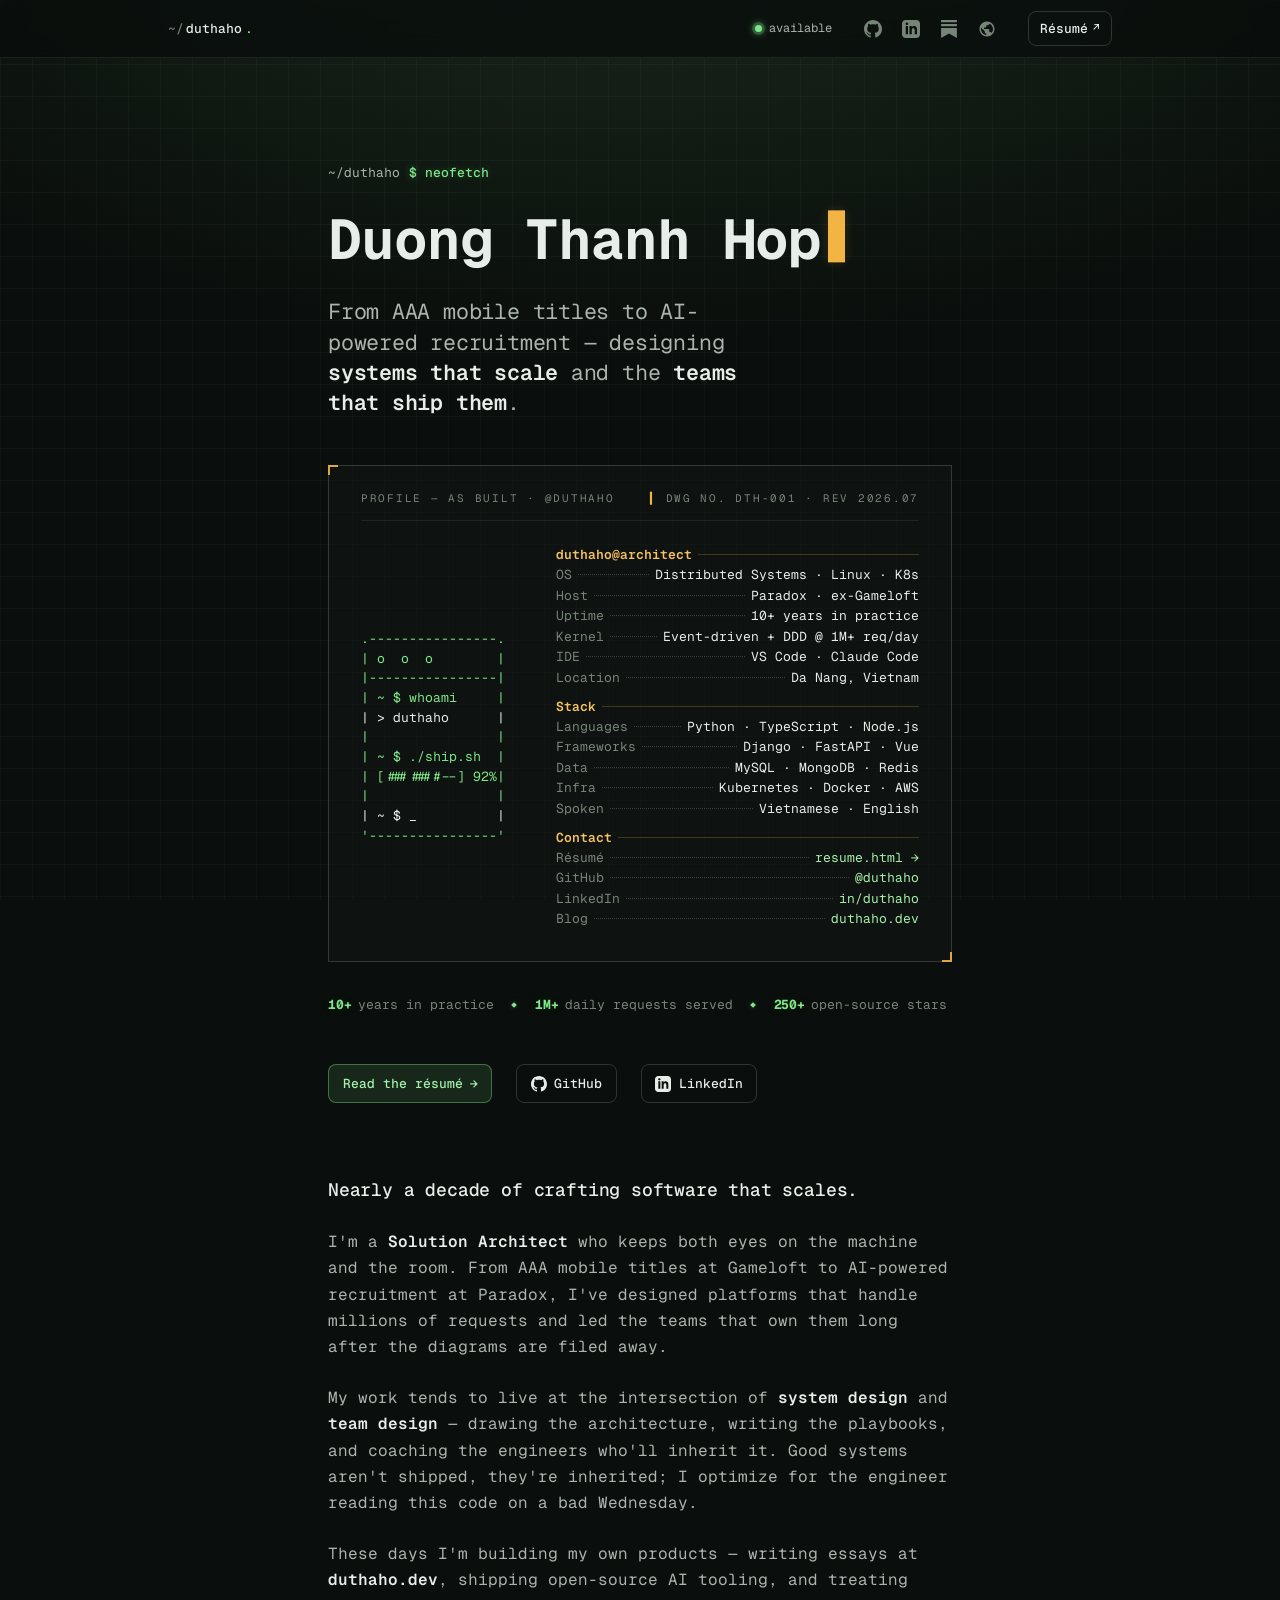
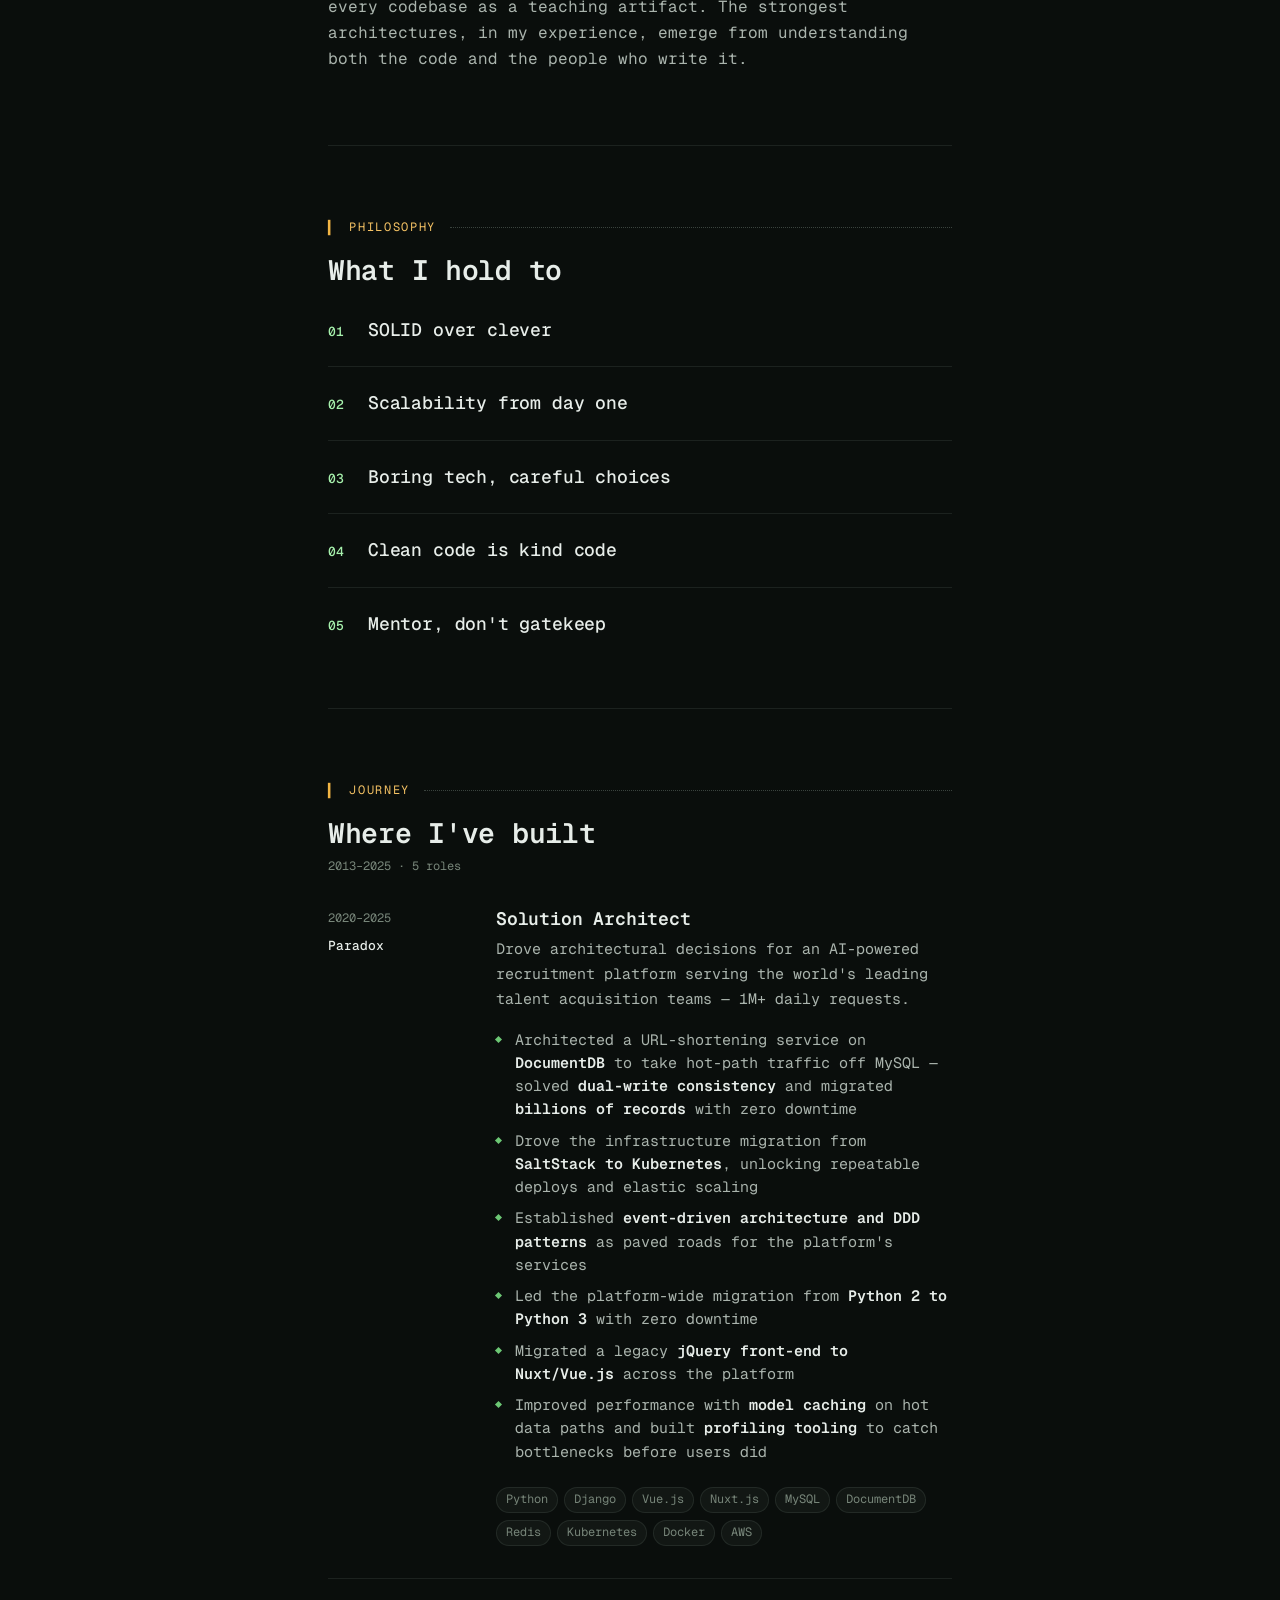
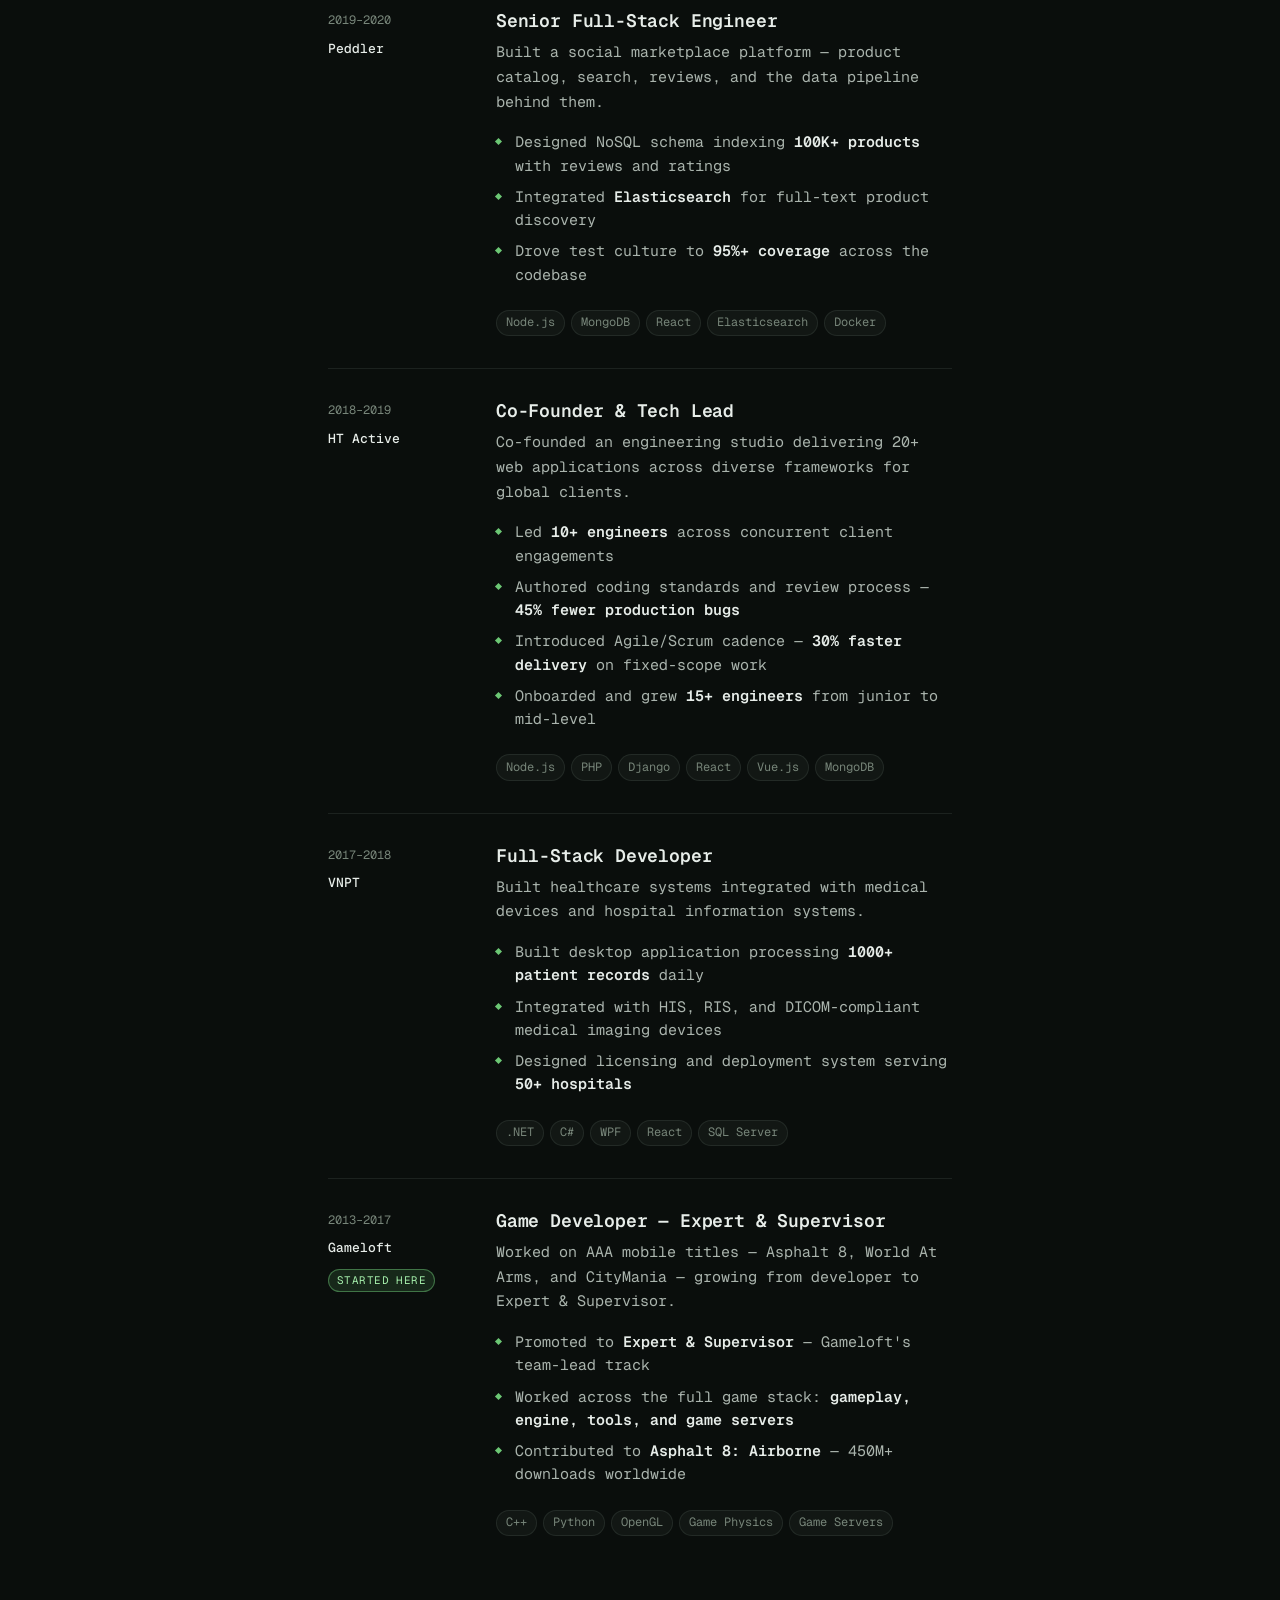
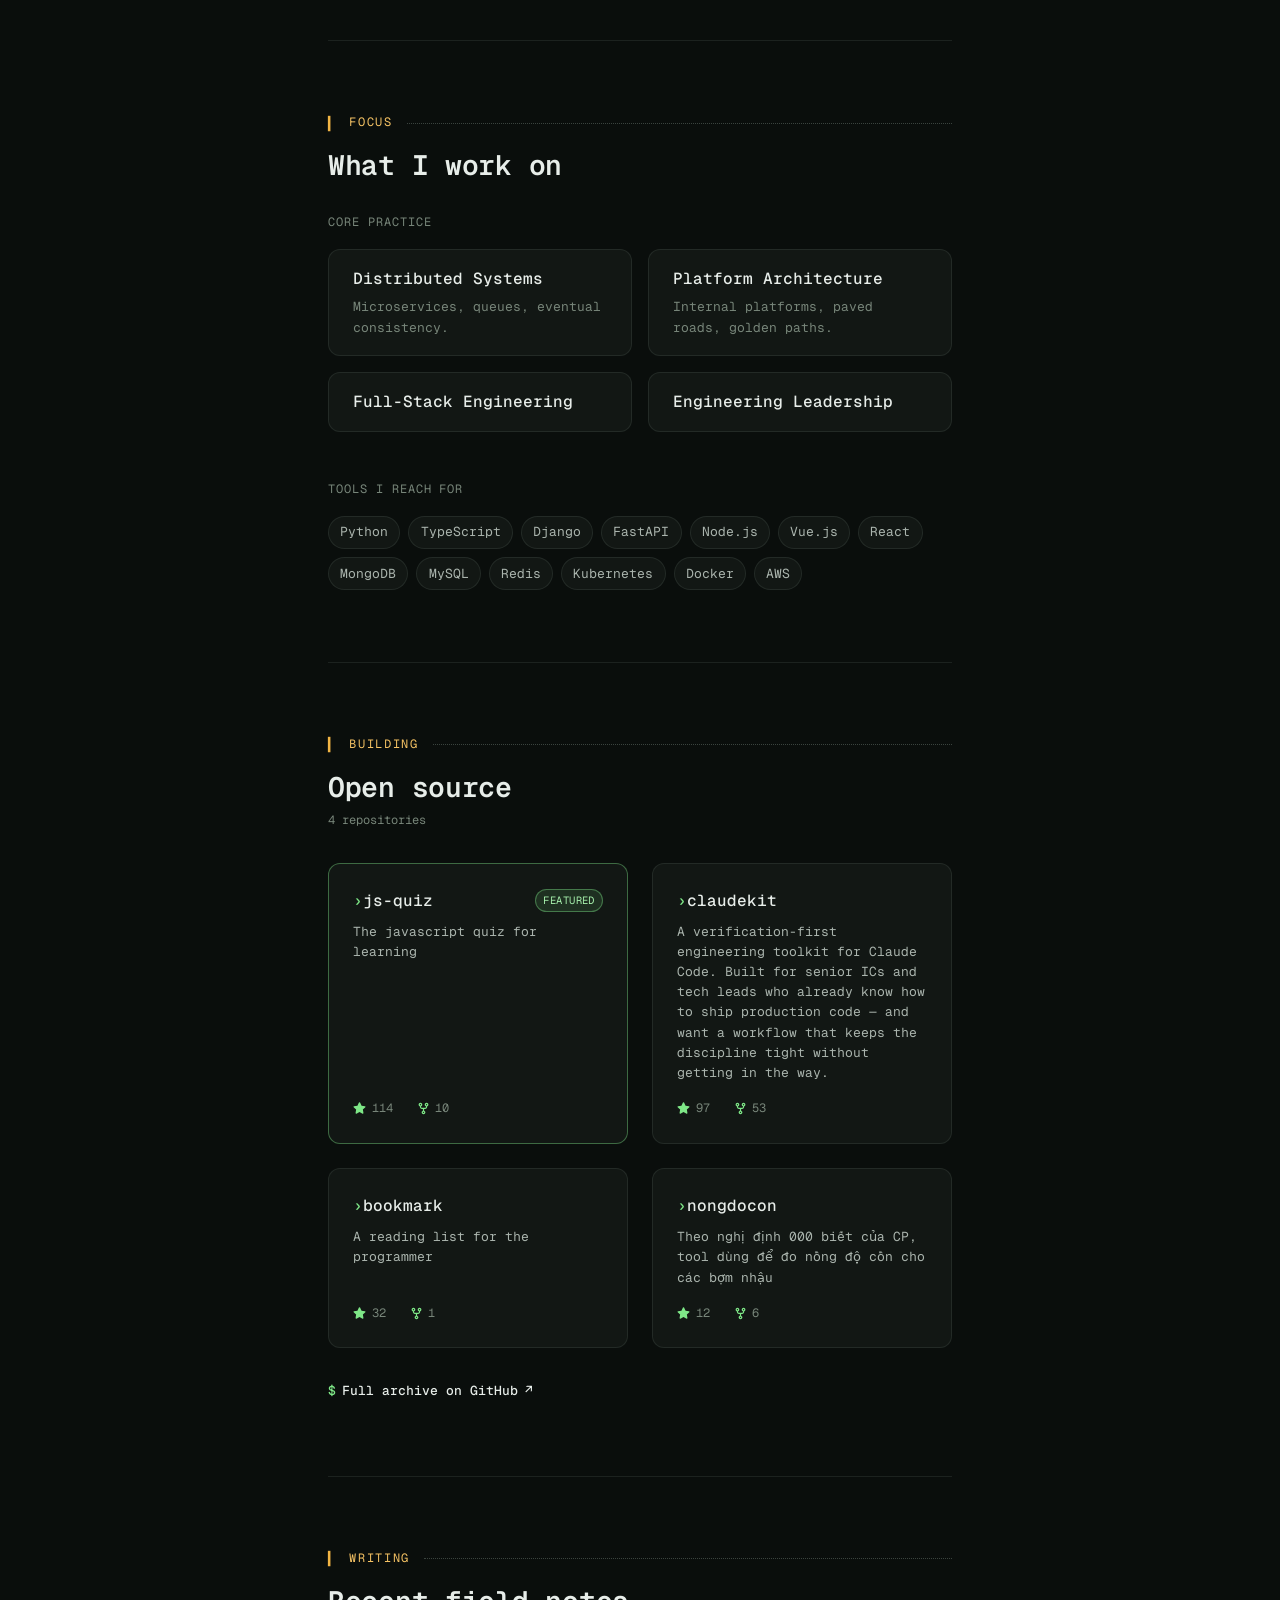
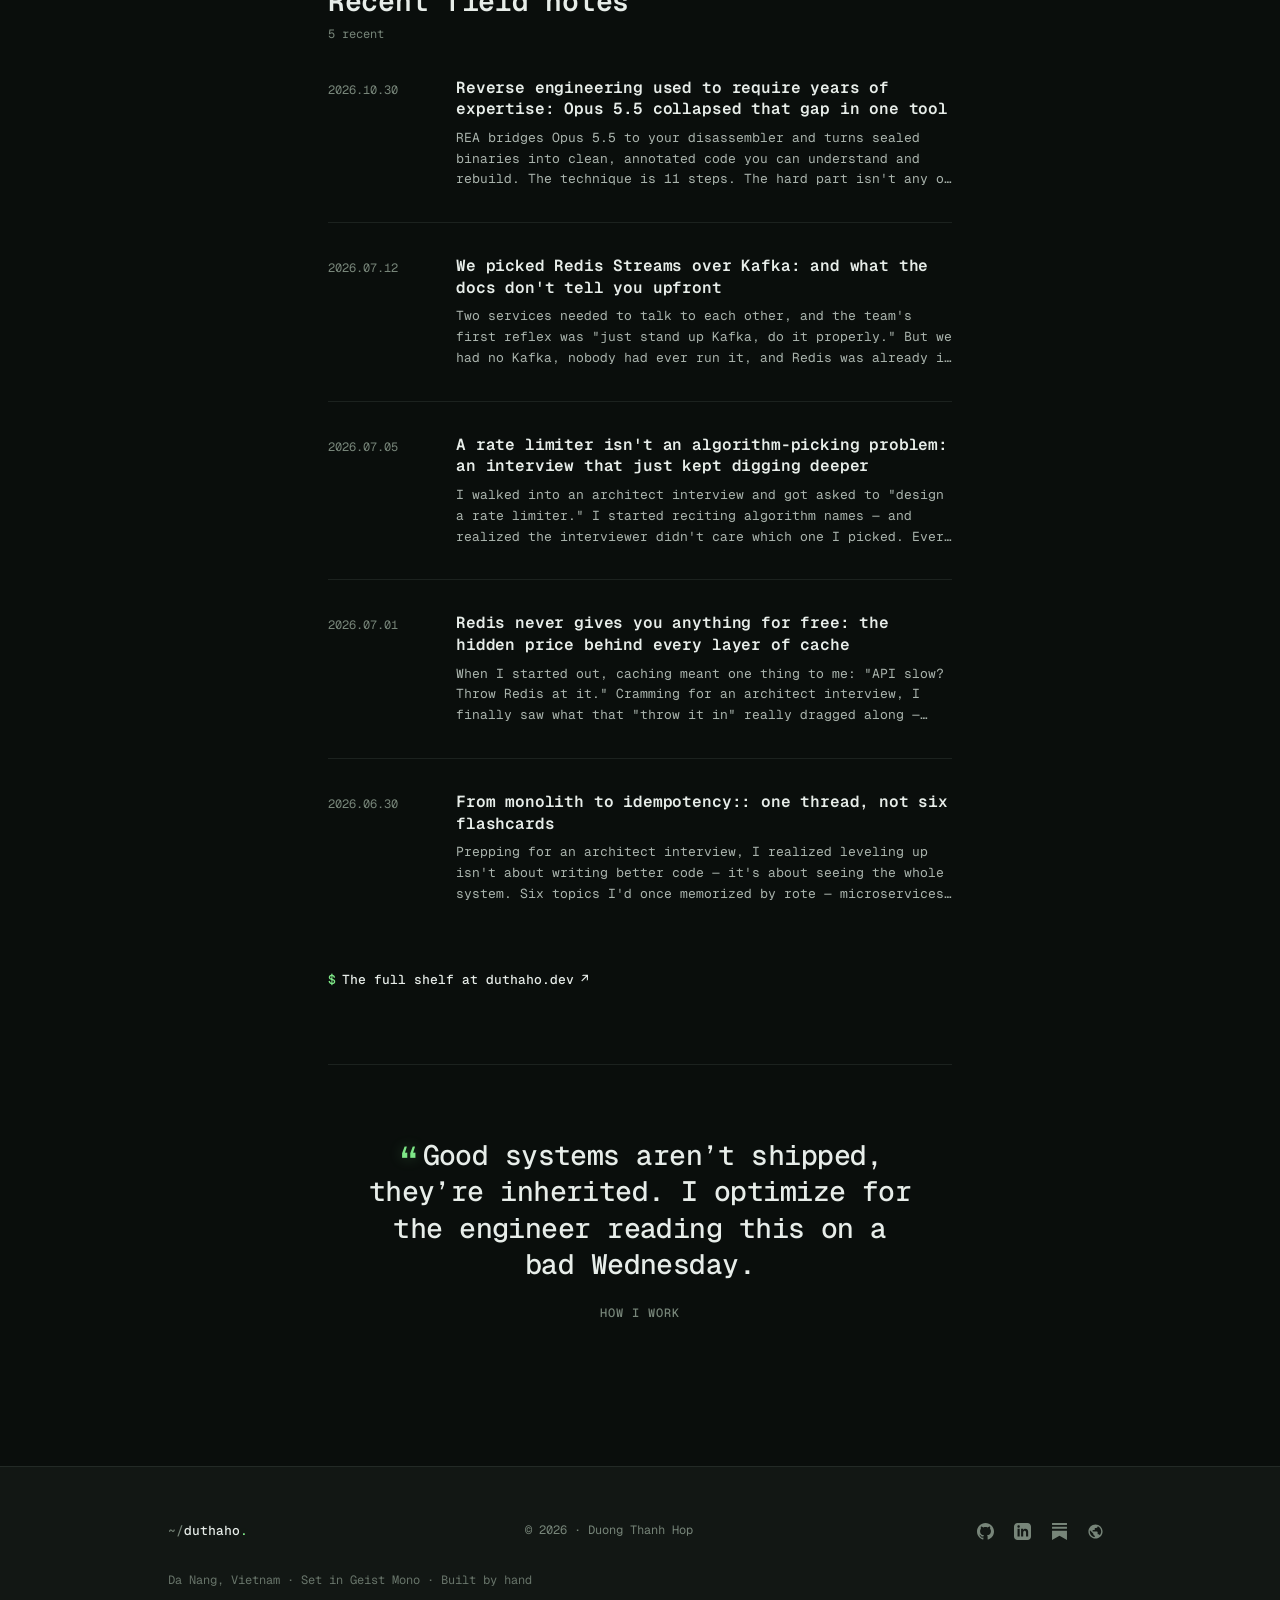
<file: index.html>
<!DOCTYPE html>
<html lang="en">
<head>
    <meta charset="utf-8">
    <meta name="viewport" content="width=device-width, initial-scale=1.0">
    <title>Duong Thanh Hop — Solution Architect</title>
    <meta name="description" content="Duong Thanh Hop (@duthaho) — Solution Architect. From AAA mobile titles at Gameloft to AI-powered recruitment at Paradox. Designing systems that scale and the teams that ship them.">
    <link href="favicon.ico" rel="icon">
    <link rel="stylesheet" href="styles.css">
    <link rel="preconnect" href="https://fonts.googleapis.com">
    <link rel="preconnect" href="https://fonts.gstatic.com" crossorigin>
    <link href="https://fonts.googleapis.com/css2?family=Geist+Mono:wght@400;500;600;700&display=swap" rel="stylesheet">
</head>
<body id="top">

    <!-- Nav — minimal: wordmark left, status + social + résumé right -->
    <header class="site">
        <div class="site__inner">
            <a href="#top" class="site__mark">duthaho<span class="site__tick">.</span></a>
            <nav class="site__nav" aria-label="Primary">
                <span class="avail" title="Open to new work">
                    <span class="avail__dot" aria-hidden="true"></span>Available
                </span>
                <span class="site__social" id="nav-social"></span>
                <a href="resume.html" class="site__resume">Résumé <span class="arrow" aria-hidden="true">↗</span></a>
            </nav>
        </div>
    </header>

    <main class="doc">

        <!-- Hero — the letter -->
        <section class="hero" aria-label="Introduction">
            <p class="hero__eyebrow" id="hero-eyebrow"></p>
            <h1 class="hero__name" id="hero-name"></h1>
            <p class="hero__lede" id="hero-lede"></p>
            <ul class="hero__stats" id="hero-stats" aria-label="At a glance"></ul>
            <div class="hero__links" id="hero-actions"></div>
        </section>

        <!-- Opening prose -->
        <section class="block block--intro" id="intro" aria-label="About">
            <div class="prose" id="intro-prose"></div>
        </section>

        <!-- Philosophy — numbered beliefs -->
        <section class="block" id="philosophy" aria-labelledby="philosophy-h">
            <header class="shead">
                <span class="shead__label">Philosophy</span>
                <h2 class="shead__title" id="philosophy-h">What I hold to</h2>
            </header>
            <ol class="beliefs" id="philosophy-list"></ol>
        </section>

        <!-- Journey — the career timeline -->
        <section class="block" id="journey" aria-labelledby="journey-h">
            <header class="shead">
                <span class="shead__label">Journey</span>
                <h2 class="shead__title" id="journey-h">Where I've built</h2>
                <span class="shead__meta" id="journey-meta"></span>
            </header>
            <ol class="timeline" id="journey-list"></ol>
        </section>

        <!-- Focus — toolkit + interests (honest, from data) -->
        <section class="block" id="focus" aria-labelledby="focus-h">
            <header class="shead">
                <span class="shead__label">Focus</span>
                <h2 class="shead__title" id="focus-h">What I work on</h2>
            </header>
            <div class="focus" id="focus-body"></div>
        </section>

        <!-- Building — side projects -->
        <section class="block" id="building" aria-labelledby="building-h">
            <header class="shead">
                <span class="shead__label">Building</span>
                <h2 class="shead__title" id="building-h">Open source</h2>
                <span class="shead__meta" id="building-meta"></span>
            </header>
            <div class="builds" id="building-list"></div>
            <a href="https://github.com/duthaho?tab=repositories" target="_blank" rel="noopener" class="block__more">Full archive on GitHub <span class="arrow" aria-hidden="true">↗</span></a>
        </section>

        <!-- Writing — recent articles -->
        <section class="block" id="writing" aria-labelledby="writing-h">
            <header class="shead">
                <span class="shead__label">Writing</span>
                <h2 class="shead__title" id="writing-h">Recent field notes</h2>
                <span class="shead__meta" id="writing-meta"></span>
            </header>
            <ol class="notes" id="writing-list"></ol>
            <a href="https://duthaho.dev/" target="_blank" rel="noopener" class="block__more">The full shelf at duthaho.dev <span class="arrow" aria-hidden="true">↗</span></a>
        </section>

        <!-- Quote — a line, in their own words -->
        <section class="pullquote" aria-label="In closing">
            <blockquote id="pull-quote"></blockquote>
        </section>

    </main>

    <footer class="foot">
        <div class="foot__inner" id="page-foot"></div>
    </footer>

    <!-- SVG icon set -->
    <svg xmlns="http://www.w3.org/2000/svg" style="display:none">
        <symbol id="icon-github" viewBox="0 0 24 24"><path fill="currentColor" d="M12 0c-6.626 0-12 5.373-12 12 0 5.302 3.438 9.8 8.207 11.387.599.111.793-.261.793-.577v-2.234c-3.338.726-4.033-1.416-4.033-1.416-.546-1.387-1.333-1.756-1.333-1.756-1.089-.745.083-.729.083-.729 1.205.084 1.839 1.237 1.839 1.237 1.07 1.834 2.807 1.304 3.492.997.107-.775.418-1.305.762-1.604-2.665-.305-5.467-1.334-5.467-5.931 0-1.311.469-2.381 1.236-3.221-.124-.303-.535-1.524.117-3.176 0 0 1.008-.322 3.301 1.23.957-.266 1.983-.399 3.003-.404 1.02.005 2.047.138 3.006.404 2.291-1.552 3.297-1.23 3.297-1.23.653 1.653.242 2.874.118 3.176.77.84 1.235 1.911 1.235 3.221 0 4.609-2.807 5.624-5.479 5.921.43.372.823 1.102.823 2.222v3.293c0 .319.192.694.801.576 4.765-1.589 8.199-6.086 8.199-11.386 0-6.627-5.373-12-12-12z"/></symbol>
        <symbol id="icon-linkedin" viewBox="0 0 24 24"><path fill="currentColor" d="M19 0h-14c-2.761 0-5 2.239-5 5v14c0 2.761 2.239 5 5 5h14c2.762 0 5-2.239 5-5v-14c0-2.761-2.238-5-5-5zm-11 19h-3v-11h3v11zm-1.5-12.268c-.966 0-1.75-.79-1.75-1.764s.784-1.764 1.75-1.764 1.75.79 1.75 1.764-.783 1.764-1.75 1.764zm13.5 12.268h-3v-5.604c0-3.368-4-3.113-4 0v5.604h-3v-11h3v1.765c1.396-2.586 7-2.777 7 2.476v6.759z"/></symbol>
        <symbol id="icon-substack" viewBox="0 0 24 24"><path fill="currentColor" d="M22.539 8.242H1.46V5.406h21.08v2.836zM1.46 10.812V24L12 18.11 22.54 24V10.812H1.46zM22.54 0H1.46v2.836h21.08V0z"/></symbol>
        <symbol id="icon-globe" viewBox="0 0 24 24"><path fill="currentColor" d="M12 2C6.48 2 2 6.48 2 12s4.48 10 10 10 10-4.48 10-10S17.52 2 12 2zm-1 17.93c-3.95-.49-7-3.85-7-7.93 0-.62.08-1.21.21-1.79L9 15v1c0 1.1.9 2 2 2v1.93zm6.9-2.54c-.26-.81-1-1.39-1.9-1.39h-1v-3c0-.55-.45-1-1-1H8v-2h2c.55 0 1-.45 1-1V7h2c1.1 0 2-.9 2-2v-.41c2.93 1.19 5 4.06 5 7.41 0 2.08-.8 3.97-2.1 5.39z"/></symbol>
        <symbol id="icon-star" viewBox="0 0 16 16"><path fill="currentColor" d="M8 .25a.75.75 0 0 1 .673.418l1.882 3.815 4.21.612a.75.75 0 0 1 .416 1.279l-3.046 2.97.719 4.192a.751.751 0 0 1-1.088.791L8 12.347l-3.766 1.98a.75.75 0 0 1-1.088-.79l.72-4.194L.818 6.374a.75.75 0 0 1 .416-1.28l4.21-.611L7.327.668A.75.75 0 0 1 8 .25Z"/></symbol>
        <symbol id="icon-fork" viewBox="0 0 16 16"><path fill="currentColor" fill-rule="evenodd" d="M5 5.372v.878c0 .414.336.75.75.75h4.5a.75.75 0 0 0 .75-.75v-.878a2.25 2.25 0 1 1 1.5 0v.878a2.25 2.25 0 0 1-2.25 2.25h-1.5v2.128a2.251 2.251 0 1 1-1.5 0V8.5h-1.5A2.25 2.25 0 0 1 3.5 6.25v-.878a2.25 2.25 0 1 1 1.5 0ZM5 3.25a.75.75 0 1 0-1.5 0 .75.75 0 0 0 1.5 0Zm6.75.75a.75.75 0 1 0 0-1.5.75.75 0 0 0 0 1.5Zm-3 8.75a.75.75 0 1 0-1.5 0 .75.75 0 0 0 1.5 0Z"/></symbol>
        <symbol id="icon-arrow" viewBox="0 0 16 16"><path fill="none" stroke="currentColor" stroke-width="1.5" stroke-linecap="round" stroke-linejoin="round" d="M3 8h10M9 4l4 4-4 4"/></symbol>
    </svg>

    <script src="app.js"></script>
</body>
</html>
</file>
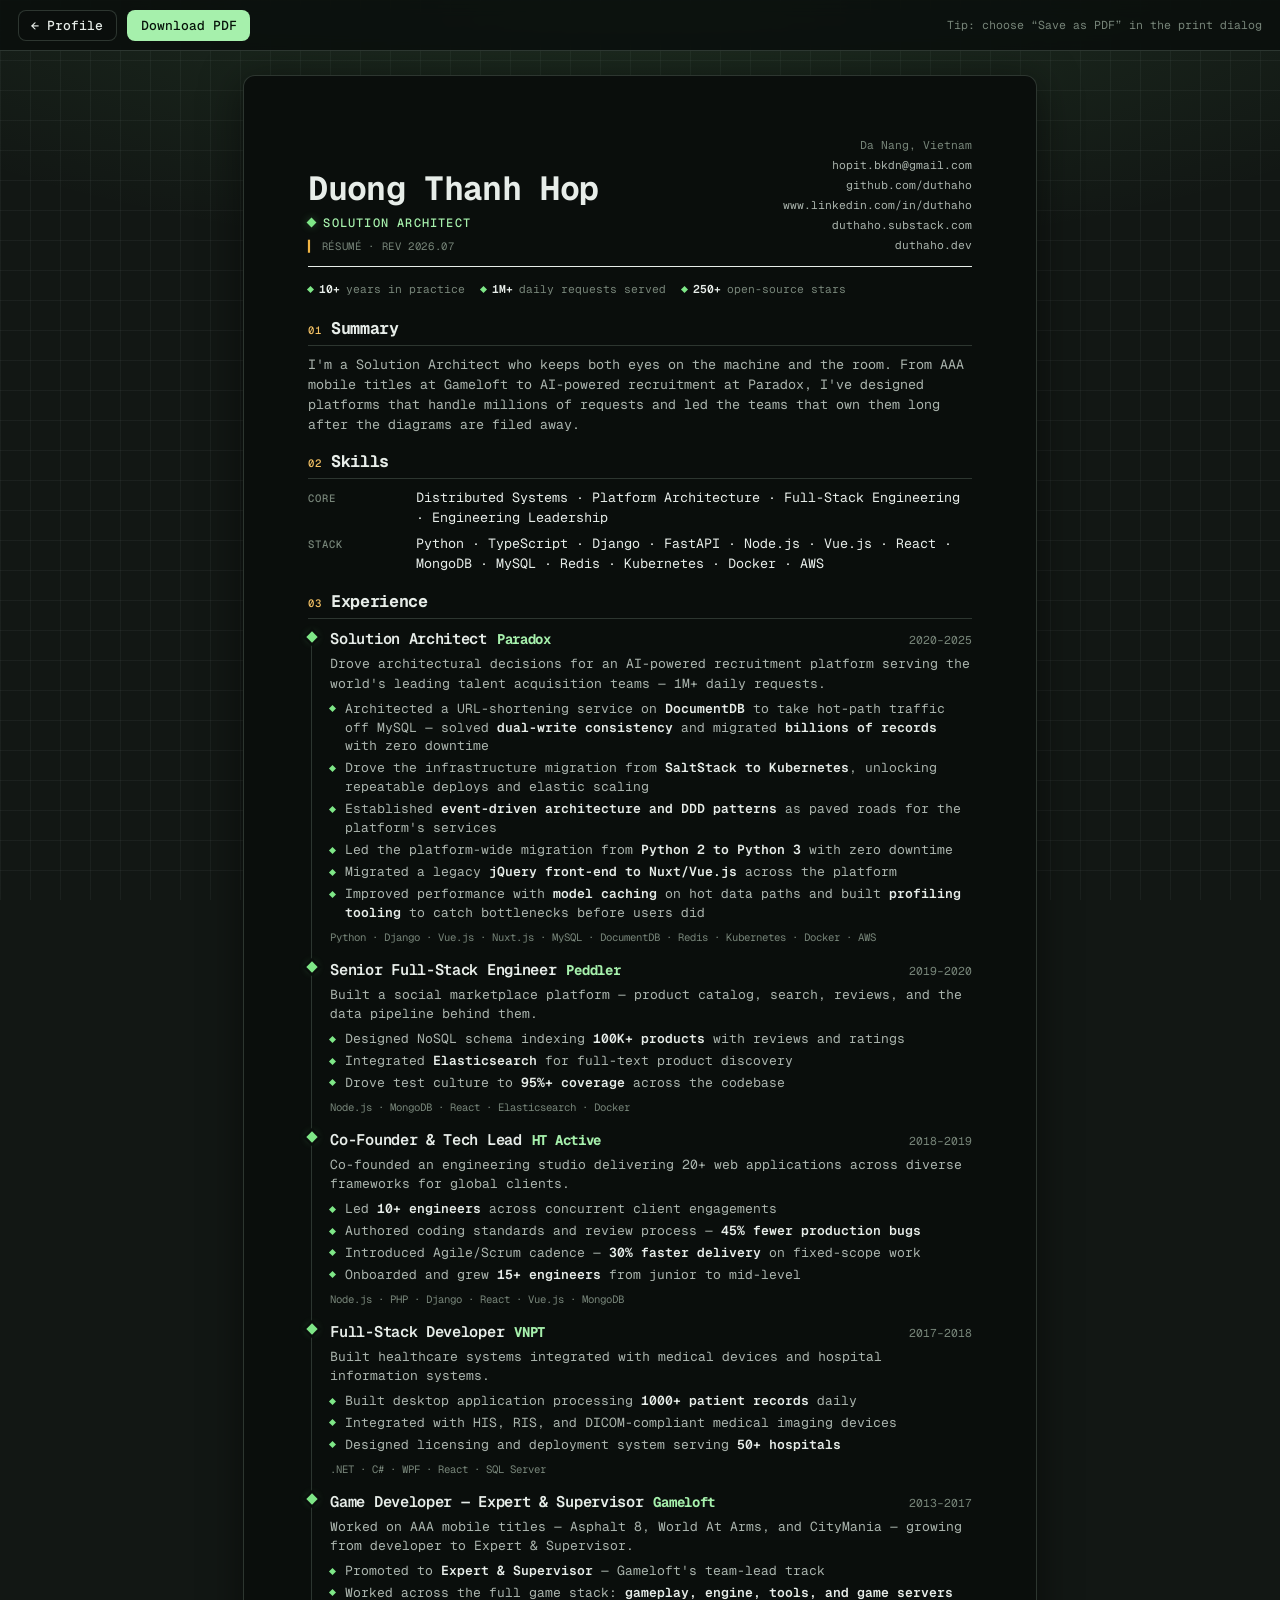
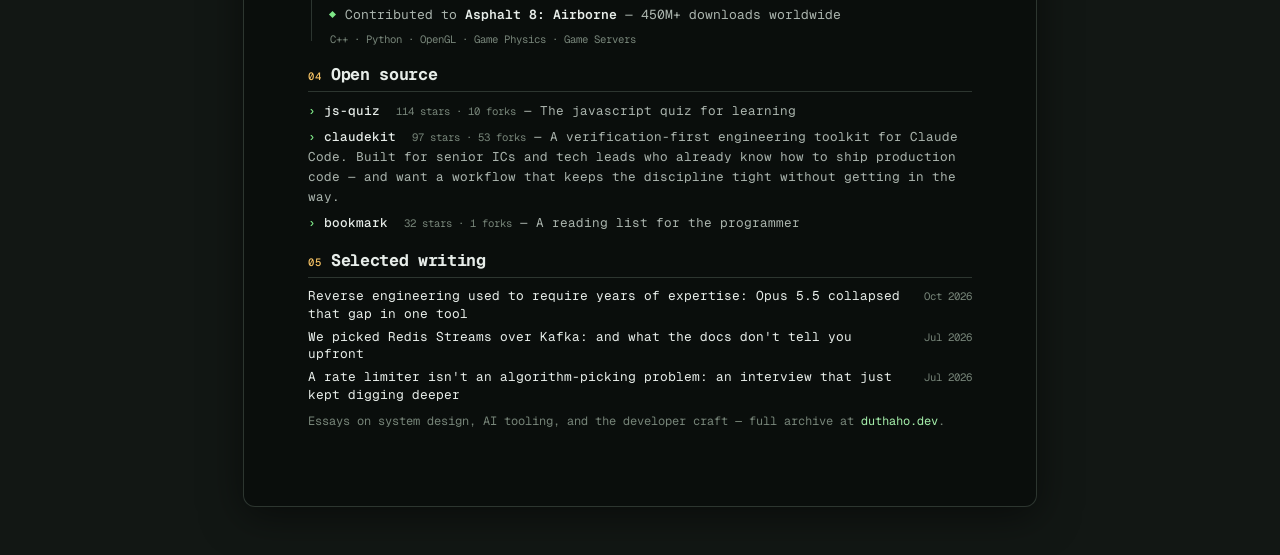
<file: resume.html>
<!DOCTYPE html>
<html lang="en">
<head>
    <meta charset="utf-8">
    <meta name="viewport" content="width=device-width, initial-scale=1.0">
    <title>Résumé — Duong Thanh Hop, Solution Architect</title>
    <meta name="description" content="Résumé of Duong Thanh Hop (@duthaho) — Solution Architect, Da Nang, Vietnam.">
    <link href="favicon.ico" rel="icon">
    <link rel="preconnect" href="https://fonts.googleapis.com">
    <link rel="preconnect" href="https://fonts.gstatic.com" crossorigin>
    <link href="https://fonts.googleapis.com/css2?family=Geist+Mono:wght@400;500;600;700&display=swap" rel="stylesheet">
    <link rel="stylesheet" href="tokens.css">
    <style>
    /* release.bar terminal — the résumé, cut from the same token set as the
     * about page and the GitHub card: near-black paper, phosphor-green nodes,
     * amber section codes, Geist Mono throughout. Terminal on screen, but
     * PRINT-FIRST (A4) and ATS-plain — the print palette flips to clean
     * black-on-white and every date/role/company is real text in source order;
     * the rail, nodes and section codes are decorative only.
     */

    * { box-sizing: border-box; }
    html, body { margin: 0; padding: 0; }
    body {
        background-color: var(--paper-2);
        /* faint console grid + phosphor vignette — screen only, echoes the sheet */
        background-image:
            radial-gradient(120% 60% at 50% -8%, var(--glow-soft), transparent 62%),
            linear-gradient(to right, color-mix(in oklab, var(--rule) 55%, transparent) 1px, transparent 1px),
            linear-gradient(to bottom, color-mix(in oklab, var(--rule) 55%, transparent) 1px, transparent 1px);
        background-size: auto, 30px 30px, 30px 30px;
        background-attachment: fixed;
        font-family: var(--font-body);
        color: var(--ink-2);
        font-size: 10pt;  /* mono runs wider than sans — trim a touch for A4 density */
        line-height: 1.5;
        -webkit-font-smoothing: antialiased;
        text-rendering: optimizeLegibility;
        /* keep the one minium signal (ticks, nodes) when saved to PDF */
        -webkit-print-color-adjust: exact;
        print-color-adjust: exact;
    }
    a { color: var(--signal-2); text-decoration: none; }
    :focus-visible { outline: 2px solid var(--focus); outline-offset: 2px; border-radius: 2px; }

    /* -------- Toolbar (screen only) -------- */
    .toolbar {
        position: sticky;
        top: 0;
        z-index: var(--z-nav);
        background: color-mix(in oklab, var(--paper) 86%, transparent);
        backdrop-filter: blur(8px);
        -webkit-backdrop-filter: blur(8px);
        border-bottom: 1px solid var(--rule-2);
        display: flex;
        align-items: center;
        gap: 0.6rem;
        padding: 0.6rem 1.1rem;
    }
    .toolbar a, .toolbar button {
        display: inline-flex;
        align-items: center;
        gap: 0.4rem;
        font-family: var(--font-body);
        font-size: 0.8125rem;
        font-weight: 500;
        line-height: 1;
        color: var(--ink);
        background: var(--paper);
        border: 1px solid var(--rule-2);
        border-radius: var(--radius-control);
        padding: 0.5rem 0.8rem;
        cursor: pointer;
        transition: border-color var(--dur-short) var(--ease-out),
                    background-color var(--dur-short) var(--ease-out);
    }
    .toolbar a:hover, .toolbar button:hover { border-color: var(--ink); }
    .toolbar .primary {
        background: var(--signal-2);
        color: var(--signal-ink);
        border-color: transparent;
    }
    .toolbar .primary:hover { background: var(--signal-deep); border-color: transparent; }
    .toolbar .hint {
        margin-left: auto;
        font-family: var(--font-mono);
        font-size: 0.72rem;
        color: var(--ink-3);
    }

    /* -------- Sheet -------- */
    .page {
        max-width: 210mm;
        margin: 24px auto 48px;
        background: var(--paper);
        border: 1px solid var(--rule-2);
        border-radius: var(--radius-card);
        box-shadow: 0 8px 40px var(--shadow);
        padding: 16mm 17mm;
        counter-reset: sec;
    }

    /* -------- Header — title block -------- */
    .head {
        display: flex;
        justify-content: space-between;
        align-items: flex-end;
        gap: 16px 24px;
        flex-wrap: wrap;
        border-bottom: 1.5px solid var(--ink);
        padding-bottom: 12px;
        margin-bottom: 14px;
    }
    .head__name {
        font-family: var(--font-display);
        font-weight: 700;
        font-size: 25pt;
        letter-spacing: -0.02em;  /* mono display — gentle tracking */
        line-height: 1.02;
        color: var(--ink);
        margin: 0 0 6px;
    }
    .head__role {
        display: inline-flex;
        align-items: center;
        gap: 0.5rem;
        font-family: var(--font-mono);
        font-size: 9pt;
        font-weight: 500;
        letter-spacing: 0.1em;
        text-transform: uppercase;
        color: var(--signal-2);
        margin: 0 0 6px;
    }
    .head__role::before {
        content: "";
        width: 7px; height: 7px;
        transform: rotate(45deg);
        background: var(--signal);
        box-shadow: 0 0 8px var(--glow);
        flex: none;
    }
    .head__sheet {
        font-family: var(--font-mono);
        font-size: 8pt;
        letter-spacing: 0.06em;
        text-transform: uppercase;
        color: var(--ink-3);
        margin: 0;
    }
    .head__sheet::before { content: "▎"; color: var(--mark); margin-right: 0.45em; }
    .head__contact {
        text-align: right;
        font-family: var(--font-mono);
        font-size: 8.5pt;
        color: var(--ink-3);
        display: flex;
        flex-direction: column;
        gap: 3px;
        margin: 0;
    }
    .head__contact a { color: var(--ink-2); }
    .head__contact a:hover { color: var(--signal-2); }

    .head__stats {
        font-family: var(--font-mono);
        font-size: 8.5pt;
        color: var(--ink-3);
        margin: 0 0 18px;
        display: flex;
        flex-wrap: wrap;
        gap: 4px 16px;
    }
    .head__stats span { display: inline-flex; align-items: center; gap: 6px; }
    .head__stats span::before {
        content: "";
        width: 5px; height: 5px;
        transform: rotate(45deg);
        background: var(--signal);
        flex: none;
    }
    .head__stats b {
        color: var(--ink);
        font-weight: 600;
        font-variant-numeric: tabular-nums;
    }

    /* -------- Sections -------- */
    .sec { margin-bottom: 15px; break-inside: auto; }
    .sec__title {
        counter-increment: sec;
        display: flex;
        align-items: baseline;
        gap: 0.55rem;
        font-family: var(--font-display);
        font-weight: 700;
        font-size: 12.5pt;
        letter-spacing: -0.02em;
        color: var(--ink);
        border-bottom: 1px solid var(--rule-2);
        padding-bottom: 4px;
        margin: 0 0 9px;
        break-after: avoid;
    }
    .sec__title::before {
        content: counter(sec, decimal-leading-zero);
        font-family: var(--font-mono);
        font-size: 8pt;
        font-weight: 500;
        letter-spacing: 0.08em;
        color: var(--mark-2);
        flex: none;
    }

    .summary { margin: 0; color: var(--ink-2); max-width: 64em; }

    /* Skills */
    .skills { display: flex; flex-direction: column; gap: 6px; }
    .skills__row { display: flex; gap: 12px; }
    .skills__label {
        font-family: var(--font-mono);
        font-size: 8pt;
        font-weight: 500;
        letter-spacing: 0.08em;
        text-transform: uppercase;
        color: var(--ink-3);
        min-width: 96px;
        padding-top: 2px;
    }
    .skills__value { font-size: 10pt; color: var(--ink); }

    /* Experience — hairline rail with a minium diamond node per role. */
    .exp {
        position: relative;
        padding-left: 22px;
    }
    .exp::before {
        content: "";
        position: absolute;
        left: 3px;
        top: 6px;
        bottom: 6px;
        width: 1px;
        background: var(--rule-2);
    }
    .job {
        position: relative;
        margin-bottom: 14px;
        break-inside: avoid;
    }
    .job:last-child { margin-bottom: 0; }
    .job::before {
        content: "";
        position: absolute;
        left: -22px;
        top: 0.34em;
        width: 8px;
        height: 8px;
        transform: rotate(45deg);
        background: var(--signal);
        box-shadow: 0 0 0 2.5px var(--paper), 0 0 9px var(--glow);
    }
    .job__head {
        display: flex;
        align-items: baseline;
        gap: 10px;
        break-after: avoid;
    }
    .job__role {
        font-family: var(--font-display);
        font-weight: 600;
        font-size: 11.5pt;
        letter-spacing: -0.02em;
        color: var(--ink);
        margin: 0;
    }
    .job__co {
        font-family: var(--font-display);
        font-weight: 700;
        font-size: 10.5pt;
        letter-spacing: -0.02em;
        color: var(--signal-2);
    }
    .job__period {
        margin-left: auto;
        font-family: var(--font-mono);
        font-size: 8.5pt;
        color: var(--ink-3);
        white-space: nowrap;
        font-variant-numeric: tabular-nums;
    }
    .job__summary { margin: 3px 0 6px; font-size: 9.8pt; color: var(--ink-2); }
    .job__bullets { margin: 0; padding: 0; list-style: none; }
    .job__bullets li {
        font-size: 9.8pt;
        line-height: 1.45;
        padding-left: 15px;
        position: relative;
        margin-bottom: 3px;
        color: var(--ink-2);
        break-inside: avoid;
    }
    .job__bullets li::before {
        content: "";
        position: absolute;
        left: 0; top: 0.5em;
        width: 5px; height: 5px;
        transform: rotate(45deg);
        background: var(--signal);
    }
    .job__bullets strong { color: var(--ink); font-weight: 600; }
    .job__stack {
        font-family: var(--font-mono);
        font-size: 8pt;
        color: var(--ink-3);
        margin: 6px 0 0;
    }

    /* Open source & writing */
    .oss { margin: 0; padding: 0; list-style: none; }
    .oss li { margin-bottom: 6px; break-inside: avoid; }
    .oss__name { font-family: var(--font-mono); font-weight: 500; font-size: 9.5pt; color: var(--ink); }
    .oss__name::before { content: "› "; color: var(--signal); }
    .oss__name:hover { color: var(--signal-2); }
    .oss__meta { font-family: var(--font-mono); font-size: 8pt; color: var(--ink-3); margin-left: 8px; font-variant-numeric: tabular-nums; }
    .oss__desc { color: var(--ink-2); font-size: 9.5pt; }

    /* Selected writing — real articles from data.json, most recent first */
    .writing { margin: 0; padding: 0; list-style: none; }
    .writing li {
        display: flex;
        align-items: baseline;
        gap: 12px;
        margin-bottom: 5px;
        break-inside: avoid;
    }
    .writing li:last-child { margin-bottom: 0; }
    .writing__title {
        flex: 1 1 auto;
        color: var(--ink);
        font-size: 9.6pt;
        line-height: 1.4;
    }
    .writing__title:hover { color: var(--signal-2); }
    .writing__date {
        flex: none;
        font-family: var(--font-mono);
        font-size: 8pt;
        color: var(--ink-3);
        white-space: nowrap;
        font-variant-numeric: tabular-nums;
        padding-top: 1px;
    }
    .writing__note {
        margin: 8px 0 0;
        font-size: 9pt;
        color: var(--ink-3);
    }

    @media (max-width: 480px) {
        .page { padding: 22px 18px; margin: 14px auto 28px; }
        .head { align-items: flex-start; }
        .head__contact { text-align: left; }
        .toolbar .hint { display: none; }
    }

    /* -------- Print — flip the whole token set to clean black-on-white ATS ink -------- */
    @page { size: A4; margin: 0; }
    @media print {
        :root {
            --paper:      #ffffff;
            --paper-2:    #ffffff;
            --paper-3:    #f4f4f5;
            --ink:        #14161a;
            --ink-2:      #33373d;
            --ink-3:      #63676d;
            --rule:       #dddfe3;
            --rule-2:     #b9bcc2;
            --signal:      #1f8a3d;  /* printable green — decorative diamonds */
            --signal-2:    #15682d;  /* link text, dark enough to read on white */
            --signal-deep: #0f5223;
            --signal-soft: rgba(31, 138, 61, 0.10);
            --signal-line: rgba(31, 138, 61, 0.30);
            --glow:        transparent;
            --glow-soft:   transparent;
            --shadow:      transparent;
            /* section codes / ticks: keep dark for ATS, not vermilion */
            --mark:        #14161a;
            --mark-2:      #14161a;
            --mark-soft:   rgba(20, 22, 26, 0.08);
            --mark-line:   #b9bcc2;
            --leader:      #c9ccd1;
        }
        body {
            background: #fff;
            background-image: none;
            color: var(--ink-2);
        }
        .toolbar { display: none; }
        .page {
            max-width: none;
            width: 100%;
            margin: 0;
            border: none;
            border-radius: 0;
            box-shadow: none;
            padding: 14mm 16mm;
        }
        a { color: inherit; }
    }

    @media (prefers-reduced-motion: reduce) {
        * { transition-duration: 0ms !important; }
    }
    </style>
</head>
<body>

    <nav class="toolbar" aria-label="Résumé actions">
        <a href="index.html">← Profile</a>
        <button class="primary" type="button" onclick="window.print()">Download PDF</button>
        <span class="hint">Tip: choose “Save as PDF” in the print dialog</span>
    </nav>

    <main class="page" id="page"></main>

    <script>
    (function () {
        'use strict';

        const EMAIL = 'hopit.bkdn@gmail.com';

        function escapeHTML(s) {
            return String(s)
                .replace(/&/g, '&amp;').replace(/</g, '&lt;').replace(/>/g, '&gt;')
                .replace(/"/g, '&quot;').replace(/'/g, '&#39;');
        }
        const stripTags = (s) => String(s).replace(/<[^>]+>/g, '');
        const bare = (url) => String(url).replace(/^https?:\/\//, '').replace(/\/$/, '');
        const enDash = (s) => String(s).replace(/\s*-\s*/g, '–');
        const MONTHS = ['Jan', 'Feb', 'Mar', 'Apr', 'May', 'Jun', 'Jul', 'Aug', 'Sep', 'Oct', 'Nov', 'Dec'];
        function monthYear(iso) {
            const d = new Date(iso);
            return Number.isNaN(d.getTime()) ? '' : `${MONTHS[d.getMonth()]} ${d.getFullYear()}`;
        }

        async function init() {
            const res = await fetch('data.json');
            if (!res.ok) throw new Error(`HTTP ${res.status}`);
            const data = await res.json();
            const { personal, stats, coreSkills, techStack, experience, projects, articles = [], social, footer = {} } = data;

            document.title = `Résumé — ${personal.name}, ${personal.title}`;

            const rev = `${footer.year || new Date().getFullYear()}.07`;

            const contact = [
                `<span>${escapeHTML(personal.location)}</span>`,
                `<a href="mailto:${EMAIL}">${EMAIL}</a>`,
                ...social.map(l => `<a href="${escapeHTML(l.url)}" target="_blank" rel="noopener">${escapeHTML(bare(l.url))}</a>`)
            ].join('');

            const statsLine = stats
                .map(s => `<span><b>${escapeHTML(s.value)}</b> ${escapeHTML(s.label)}</span>`)
                .join('');

            const summary = stripTags(personal.about.paragraphs[0]);

            const jobs = experience.map(job => `
                <article class="job">
                    <div class="job__head">
                        <h3 class="job__role">${escapeHTML(job.title)}</h3>
                        <span class="job__co">${escapeHTML(job.company)}</span>
                        <span class="job__period">${escapeHTML(enDash(job.period))}</span>
                    </div>
                    <p class="job__summary">${escapeHTML(job.summary)}</p>
                    <ul class="job__bullets">
                        ${(job.achievements || []).map(a => `<li>${a}</li>`).join('')}
                    </ul>
                    <p class="job__stack">${(job.stack || []).map(escapeHTML).join(' · ')}</p>
                </article>
            `).join('');

            const oss = projects.slice(0, 3).map(p => {
                const meta = [p.stars ? `${p.stars} stars` : '', p.forks ? `${p.forks} forks` : '']
                    .filter(Boolean).join(' · ');
                return `
                <li>
                    <a class="oss__name" href="${escapeHTML(p.url)}" target="_blank" rel="noopener">${escapeHTML(p.name)}</a>
                    <span class="oss__meta">${escapeHTML(meta)}</span>
                    <span class="oss__desc">— ${escapeHTML(p.description)}</span>
                </li>`;
            }).join('');

            const writing = articles.slice(0, 3).map(a => `
                <li>
                    <a class="writing__title" href="${escapeHTML(a.url)}" target="_blank" rel="noopener">${escapeHTML(a.title)}</a>
                    <span class="writing__date">${escapeHTML(monthYear(a.date))}</span>
                </li>`).join('');

            document.getElementById('page').innerHTML = `
                <header class="head">
                    <div>
                        <h1 class="head__name">${escapeHTML(personal.name)}</h1>
                        <p class="head__role">${escapeHTML(personal.title)}</p>
                        <p class="head__sheet">Résumé · REV ${escapeHTML(rev)}</p>
                    </div>
                    <p class="head__contact">${contact}</p>
                </header>

                <p class="head__stats">${statsLine}</p>

                <section class="sec">
                    <h2 class="sec__title">Summary</h2>
                    <p class="summary">${escapeHTML(summary)}</p>
                </section>

                <section class="sec">
                    <h2 class="sec__title">Skills</h2>
                    <div class="skills">
                        <div class="skills__row">
                            <span class="skills__label">Core</span>
                            <span class="skills__value">${coreSkills.map(s => escapeHTML(s.name)).join(' · ')}</span>
                        </div>
                        <div class="skills__row">
                            <span class="skills__label">Stack</span>
                            <span class="skills__value">${techStack.map(escapeHTML).join(' · ')}</span>
                        </div>
                    </div>
                </section>

                <section class="sec">
                    <h2 class="sec__title">Experience</h2>
                    <div class="exp">${jobs}</div>
                </section>

                <section class="sec">
                    <h2 class="sec__title">Open source</h2>
                    <ul class="oss">${oss}</ul>
                </section>

                <section class="sec">
                    <h2 class="sec__title">Selected writing</h2>
                    <ul class="writing">${writing}</ul>
                    <p class="writing__note">Essays on system design, AI tooling, and the developer craft — full archive at <a href="https://duthaho.dev/" target="_blank" rel="noopener">duthaho.dev</a>.</p>
                </section>
            `;
        }

        function fail(err) {
            console.error('Failed to render résumé:', err);
            document.getElementById('page').innerHTML =
                '<p style="font-family:var(--font-mono);font-size:10pt;color:var(--ink-2)">Could not load profile data — check that data.json is reachable. <a href="javascript:location.reload()">Reload</a>.</p>';
        }

        if (document.readyState === 'loading') {
            document.addEventListener('DOMContentLoaded', () => init().catch(fail));
        } else {
            init().catch(fail);
        }
    })();
    </script>
</body>
</html>
</file>
<file: styles.css>
/* Hallmark · macrostructure: Long Document · tone: release.bar terminal dashboard · anchor: phosphor-green #7ee787
 * theme: studied-DNA (source: https://release.bar/steipete) · paper #0a0e0c · ink #e7ede9 · interactive accent #7ee787 · registration accent (amber) #f2b544 < 5%
 * display: Geist Mono · body: Geist Mono · labels + prompt + stats: Geist Mono · mono-forward (single-font terminal)
 * signature: near-black console field, phosphor-green KPI numbers + nodes, amber ticks/caret, hairline cards & chips
 * genre: modern-minimal (dark terminal) · nav: terminal bar · footer: console · respects reduced-motion
 */

@import "tokens.css";

/* ============================================================
   Reset & base
   ============================================================ */
*, *::before, *::after { box-sizing: border-box; }
html, body { overflow-x: clip; }

html {
    -webkit-text-size-adjust: 100%;
    scroll-behavior: smooth;
    scroll-padding-top: 5rem;
}
@media (prefers-reduced-motion: reduce) {
    html { scroll-behavior: auto; }
}

body {
    margin: 0;
    background-color: var(--paper);
    /* faint console grid + a soft phosphor vignette at the top — screen depth */
    background-image:
        radial-gradient(120% 80% at 50% -10%, var(--glow-soft), transparent 60%),
        linear-gradient(to right, var(--grid) 1px, transparent 1px),
        linear-gradient(to bottom, var(--grid) 1px, transparent 1px);
    background-size: auto, 32px 32px, 32px 32px;
    background-attachment: fixed;
    color: var(--ink-2);
    font-family: var(--font-body);
    font-size: var(--text-md);
    line-height: 1.65;
    font-feature-settings: "kern", "liga", "cv11";
    -webkit-font-smoothing: antialiased;
    text-rendering: optimizeLegibility;
}

h1, h2, h3 {
    font-family: var(--font-display);
    font-style: normal;
    color: var(--ink);
    line-height: 1.15;
    letter-spacing: -0.01em;  /* mono: keep tracking gentle so glyphs don't collide */
    margin: 0;
    overflow-wrap: anywhere;
    min-width: 0;
}

p { margin: 0; }

a { color: var(--signal-2); text-decoration: none; }

::selection { background: var(--selection); color: var(--ink); }

:focus-visible {
    outline: 2px solid var(--focus);
    outline-offset: 3px;
    border-radius: 3px;
}

svg { display: inline-block; vertical-align: middle; }

/* ============================================================
   Nav — terminal bar
   ============================================================ */
.site {
    position: sticky;
    top: 0;
    z-index: var(--z-nav);
    background: color-mix(in oklab, var(--paper) 78%, transparent);
    backdrop-filter: saturate(1.2) blur(12px);
    -webkit-backdrop-filter: saturate(1.2) blur(12px);
    border-bottom: 1px solid var(--rule);
}
.site__inner {
    max-width: 64rem;
    margin-inline: auto;
    padding: 0.7rem var(--page-pad);
    display: flex;
    align-items: center;
    justify-content: space-between;
    gap: var(--space-sm);
}
.site__mark {
    font-family: var(--font-mono);
    font-weight: 500;
    font-size: var(--text-sm);
    letter-spacing: 0;
    color: var(--ink);
    white-space: nowrap;
    display: inline-flex;
    align-items: center;
    gap: 0.15rem;
}
.site__mark::before { content: "~/"; color: var(--ink-3); }
.site__tick { color: var(--signal); text-shadow: 0 0 8px var(--glow); }
.site__nav {
    display: flex;
    align-items: center;
    gap: var(--space-md);
}
.avail {
    display: inline-flex;
    align-items: center;
    gap: 0.45rem;
    font-family: var(--font-mono);
    font-size: var(--text-xs);
    color: var(--ink-2);
    white-space: nowrap;
    text-transform: lowercase;
}
.avail__dot {
    width: 7px;
    height: 7px;
    border-radius: 50%;
    background: var(--live);
    box-shadow: 0 0 0 3px var(--live-soft), 0 0 8px var(--live);
}
@media (prefers-reduced-motion: no-preference) {
    .avail__dot { animation: pulse 2.6s var(--ease-in-out) infinite; }
}
@keyframes pulse {
    0%, 100% { box-shadow: 0 0 0 3px var(--live-soft), 0 0 8px var(--live); }
    50%      { box-shadow: 0 0 0 5px transparent, 0 0 4px var(--live); }
}
.site__social {
    display: inline-flex;
    align-items: center;
    gap: 0.25rem;
}
.site__social a {
    display: inline-grid;
    place-items: center;
    width: 34px;
    height: 34px;
    border-radius: var(--radius-control);
    color: var(--ink-3);
    transition: color var(--dur-short) var(--ease-out),
                background var(--dur-short) var(--ease-out);
}
.site__social a svg { width: 18px; height: 18px; }
.site__social a:hover { color: var(--signal-2); background: var(--paper-2); }
.site__resume {
    font-family: var(--font-mono);
    font-size: var(--text-sm);
    font-weight: 500;
    color: var(--ink);
    white-space: nowrap;
    display: inline-flex;
    align-items: center;
    gap: 0.3rem;
    padding: 0.35rem 0.7rem;
    border: 1px solid var(--rule-2);
    border-radius: var(--radius-control);
    transition: border-color var(--dur-short) var(--ease-out),
                color var(--dur-short) var(--ease-out),
                box-shadow var(--dur-short) var(--ease-out);
}
.site__resume:hover {
    color: var(--signal-2);
    border-color: var(--signal-line);
    box-shadow: 0 0 0 1px var(--signal-line), 0 0 14px var(--glow-soft);
}
.site__resume .arrow { font-size: 0.85em; transition: transform var(--dur-short) var(--ease-out); }
.site__resume:hover .arrow { transform: translate(2px, -2px); }

@media (max-width: 640px) {
    .avail { display: none; }
    .site__nav { gap: var(--space-sm); }
}

/* ============================================================
   Document — single column
   ============================================================ */
.doc {
    max-width: var(--measure);
    margin-inline: auto;
    padding: var(--space-2xl) var(--page-pad) var(--space-2xl);
}

.block { padding-block: var(--space-2xl); border-top: 1px solid var(--rule); }
.block--intro { border-top: none; padding-top: var(--space-xl); }

/* section head — mono code label above title */
.shead { margin-bottom: var(--space-lg); }
.shead__label {
    display: flex;
    align-items: center;
    gap: 0.6rem;
    font-family: var(--font-mono);
    font-size: var(--text-xs);
    letter-spacing: 0.14em;
    text-transform: uppercase;
    color: var(--mark-2);
    margin-bottom: var(--space-sm);
}
.shead__label::before {
    content: "▎";
    color: var(--mark);
    flex: none;
    font-size: 1.1em;
    line-height: 1;
}
/* dotted registration rule trailing the label — a drawing callout */
.shead__label::after {
    content: "";
    flex: 1;
    height: 0;
    border-top: 1px dotted var(--leader);
    margin-left: 0.3rem;
}
.shead__title {
    font-size: var(--text-2xl);
    font-weight: 600;
}
.shead__meta {
    display: block;
    margin-top: var(--space-2xs);
    font-family: var(--font-mono);
    font-size: var(--text-xs);
    color: var(--ink-3);
}

.block__more {
    display: inline-flex;
    align-items: center;
    gap: 0.4rem;
    margin-top: var(--space-lg);
    font-family: var(--font-mono);
    font-size: var(--text-sm);
    font-weight: 500;
    color: var(--ink);
}
.block__more::before { content: "$"; color: var(--signal); }
.block__more .arrow { transition: transform var(--dur-short) var(--ease-out); }
.block__more:hover { color: var(--signal-2); }
.block__more:hover .arrow { transform: translate(2px, -2px); }

/* ============================================================
   Hero — the terminal prompt
   ============================================================ */
.hero { padding-block: var(--space-lg) var(--space-md); }
.hero__eyebrow {
    font-family: var(--font-mono);
    font-size: var(--text-sm);
    letter-spacing: 0;
    color: var(--ink-3);
    margin-bottom: var(--space-md);
    display: flex;
    align-items: center;
    gap: 0.55rem;
    flex-wrap: wrap;
}
.hero__eyebrow::before {
    content: "~/duthaho";
    color: var(--ink-2);
}
.hero__eyebrow .prompt {
    color: var(--signal);
    text-shadow: 0 0 8px var(--glow);
    font-weight: 500;
}
.hero__eyebrow .sep { color: var(--rule-2); }
.hero__name {
    font-size: var(--text-display);
    font-weight: 700;
    letter-spacing: -0.02em;  /* mono display — tight but not colliding */
    margin-bottom: var(--space-md);
    display: inline-flex;
    align-items: baseline;
    flex-wrap: wrap;
}
.hero__caret {
    display: inline-block;
    width: 0.5ch;
    height: 0.92em;
    margin-left: 0.12em;
    background: var(--mark);
    box-shadow: 0 0 12px var(--mark-soft);
    transform: translateY(0.06em);
}
@media (prefers-reduced-motion: no-preference) {
    .hero__caret { animation: blink 1.15s steps(1) infinite; }
}
@keyframes blink { 0%, 49% { opacity: 1; } 50%, 100% { opacity: 0; } }
.hero__lede {
    font-size: var(--text-xl);
    line-height: 1.4;
    color: var(--ink-2);
    max-width: 34ch;
    letter-spacing: -0.01em;
}
.hero__lede b, .hero__lede strong { color: var(--ink); font-weight: 600; }

/* stats strip — mono, phosphor diamond separators */
.hero__stats {
    list-style: none;
    margin: var(--space-lg) 0 0;
    padding: 0;
    display: flex;
    flex-wrap: wrap;
    align-items: baseline;
    gap: 0.5rem 1.15rem;
    font-family: var(--font-mono);
    font-size: var(--text-sm);
    color: var(--ink-3);
}
.hero__stats li {
    display: inline-flex;
    align-items: baseline;
    gap: 0.4rem;
}
.hero__stats li + li::before {
    content: "";
    align-self: center;
    width: 4px; height: 4px;
    margin-right: 0.75rem;
    transform: rotate(45deg);
    background: var(--signal);
    box-shadow: 0 0 6px var(--glow);
}
.hero__stats b {
    color: var(--signal);
    text-shadow: 0 0 12px var(--glow-soft);
    font-weight: 700;
    font-variant-numeric: tabular-nums;
    letter-spacing: -0.01em;
}
.hero__links {
    display: flex;
    flex-wrap: wrap;
    gap: var(--space-md);
    margin-top: var(--space-xl);
}
.hlink {
    display: inline-flex;
    align-items: center;
    gap: 0.45rem;
    font-family: var(--font-mono);
    font-size: var(--text-sm);
    font-weight: 500;
    color: var(--ink);
    padding: 0.5rem 0.85rem;
    border: 1px solid var(--rule-2);
    border-radius: var(--radius-control);
    transition: color var(--dur-short) var(--ease-out),
                border-color var(--dur-short) var(--ease-out),
                box-shadow var(--dur-short) var(--ease-out);
}
.hlink svg { width: 16px; height: 16px; }
.hlink .arrow { transition: transform var(--dur-short) var(--ease-out); }
.hlink:hover {
    color: var(--signal-2);
    border-color: var(--signal-line);
    box-shadow: 0 0 0 1px var(--signal-line), 0 0 16px var(--glow-soft);
}
.hlink:hover .arrow { transform: translate(2px, -2px); }
.hlink--primary {
    background: var(--signal-soft);
    border-color: var(--signal-line);
    color: var(--signal-2);
}

/* ============================================================
   Fetch panel — the signature: an "as-built" drawing frame with
   terminal ASCII art + neofetch-style dotted-leader fields.
   Mirrors the GitHub profile card so site and profile read as one set.
   ============================================================ */
.fetch {
    position: relative;
    margin: var(--space-xl) 0 0;
    padding: var(--space-md) var(--space-lg) var(--space-lg);
    border: 1px solid var(--rule-2);
    background: color-mix(in oklab, var(--paper-2) 45%, transparent);
    display: grid;
    grid-template-columns: auto minmax(0, 1fr);
    column-gap: clamp(var(--space-lg), 4vw, var(--space-2xl));
    row-gap: var(--space-md);
    align-items: center;
}
/* corner registration ticks — the drafting crop marks */
.fetch::before,
.fetch::after {
    content: "";
    position: absolute;
    width: 10px; height: 10px;
    border: solid var(--mark);
    opacity: 0.9;
}
.fetch::before { top: -1px; left: -1px; border-width: 2px 0 0 2px; }
.fetch::after  { bottom: -1px; right: -1px; border-width: 0 2px 2px 0; }

.fetch__stamp {
    grid-column: 1 / -1;
    display: flex;
    flex-wrap: wrap;
    align-items: baseline;
    justify-content: space-between;
    gap: 0.4rem 1.5rem;
    font-family: var(--font-mono);
    font-size: 0.68rem;
    letter-spacing: 0.16em;
    text-transform: uppercase;
    color: var(--ink-3);
    border-bottom: 1px solid var(--rule);
    padding-bottom: var(--space-xs);
}
.fetch__stamp i { font-style: normal; color: var(--mark); margin-right: 0.5em; }

.fetch__art {
    margin: 0;
    align-self: center;
    font-family: var(--font-mono);
    font-size: 0.82rem;
    line-height: 1.5;
    white-space: pre;
    color: var(--signal);
    overflow: hidden;
}
.fetch__art b { color: var(--ink); font-weight: 400; }

.fetch__info {
    margin: 0;
    align-self: center;
    font-family: var(--font-mono);
    font-size: var(--text-sm);
    line-height: 1.5;
    min-width: 0;
}
.fetch__head {
    grid-column: 1 / -1;
    display: flex;
    align-items: center;
    gap: 0.7ch;
    color: var(--mark-2);
    font-weight: 600;
    margin-top: 0.7em;
}
.fetch__info > .fetch__head:first-child { margin-top: 0; }
.fetch__head::after {
    content: "";
    flex: 1;
    height: 0;
    border-top: 1px solid var(--mark-line);
    opacity: 0.55;
}
.fetch__row {
    display: grid;
    grid-template-columns: max-content minmax(1.5ch, 1fr) auto;
    align-items: baseline;
    column-gap: 0.7ch;
    padding-block: 0.5px;
}
.fetch__row dt { color: var(--ink-3); white-space: nowrap; }
.fetch__lead {
    border-bottom: 1px dotted var(--leader);
    transform: translateY(-0.3em);
    height: 0;
}
.fetch__row dd { margin: 0; color: var(--ink); }
.fetch__row dd a {
    color: var(--signal-2);
    border-bottom: 1px solid transparent;
    transition: border-color var(--dur-short) var(--ease-out);
}
.fetch__row dd a:hover { border-color: var(--signal-line); }

@media (max-width: 640px) {
    .fetch { grid-template-columns: 1fr; padding: var(--space-md) var(--space-md) var(--space-lg); }
    .fetch__art { font-size: 0.76rem; justify-self: start; }
    .fetch__row { grid-template-columns: max-content 1fr; }
    .fetch__lead { display: none; }
    .fetch__row dd { grid-column: 1 / -1; padding-left: 0; color: var(--ink); }
}

/* ============================================================
   Prose
   ============================================================ */
.prose > p { margin-bottom: var(--space-md); color: var(--ink-2); }
.prose > p:last-child { margin-bottom: 0; }
.prose .lede {
    font-size: var(--text-lg);
    color: var(--ink);
    font-weight: 500;
    letter-spacing: -0.01em;
}
.prose strong, .prose b { color: var(--ink); font-weight: 600; }

/* ============================================================
   Philosophy — numbered beliefs (config lines)
   ============================================================ */
.beliefs {
    list-style: none;
    margin: 0;
    padding: 0;
    display: grid;
    gap: var(--space-md);
    counter-reset: belief;
}
.belief {
    display: grid;
    grid-template-columns: auto 1fr;
    gap: var(--space-md);
    align-items: baseline;
    padding-bottom: var(--space-md);
    border-bottom: 1px solid var(--rule);
}
.beliefs > .belief:last-child { border-bottom: none; padding-bottom: 0; }
.belief__no {
    counter-increment: belief;
    font-family: var(--font-mono);
    font-size: var(--text-sm);
    color: var(--signal-2);
    font-weight: 500;
}
.belief__no::before { content: counter(belief, decimal-leading-zero); }
.belief__text {
    font-family: var(--font-display);
    font-size: var(--text-lg);
    font-weight: 500;
    color: var(--ink);
    letter-spacing: -0.01em;
    line-height: 1.35;
}

/* ============================================================
   Journey — timeline with glowing nodes
   ============================================================ */
.timeline {
    list-style: none;
    margin: 0;
    padding: 0;
    position: relative;
}
.job {
    display: grid;
    grid-template-columns: 8.5rem 1fr;
    gap: var(--space-lg);
    padding-block: var(--space-lg);
    border-top: 1px solid var(--rule);
    position: relative;
}
.timeline > .job:first-child { border-top: none; padding-top: 0; }
.job__aside { display: flex; flex-direction: column; gap: 0.4rem; }
.job__period {
    font-family: var(--font-mono);
    font-size: var(--text-xs);
    color: var(--ink-3);
    letter-spacing: 0;
    font-variant-numeric: tabular-nums;
}
.job__co {
    font-family: var(--font-mono);
    font-weight: 500;
    color: var(--ink);
    font-size: var(--text-sm);
    width: fit-content;
    border-bottom: 1px solid transparent;
    transition: color var(--dur-short) var(--ease-out),
                border-color var(--dur-short) var(--ease-out);
}
.job__co:hover { color: var(--signal-2); border-color: var(--signal-line); }
.job__badge {
    align-self: flex-start;
    font-family: var(--font-mono);
    font-size: 0.68rem;
    letter-spacing: 0.04em;
    text-transform: uppercase;
    color: var(--signal-2);
    background: var(--signal-soft);
    border: 1px solid var(--signal-line);
    padding: 0.12rem 0.5rem;
    border-radius: var(--radius-chip);
    margin-top: 0.15rem;
}
.job__role {
    font-size: var(--text-lg);
    font-weight: 600;
    margin-bottom: var(--space-2xs);
}
.job__summary { color: var(--ink-2); margin-bottom: var(--space-sm); font-size: var(--text-base); }
.job__bullets {
    list-style: none;
    margin: 0 0 var(--space-md);
    padding: 0;
    display: grid;
    gap: 0.5rem;
}
.job__bullets li {
    position: relative;
    padding-left: 1.2rem;
    font-size: var(--text-base);
    color: var(--ink-2);
    line-height: 1.55;
}
.job__bullets li::before {
    content: "";
    position: absolute;
    left: 0;
    top: 0.6em;
    width: 5px;
    height: 5px;
    transform: rotate(45deg);
    background: var(--signal);
    opacity: 0.85;
}
.job__bullets strong { color: var(--ink); font-weight: 600; }
.job__stack {
    list-style: none;
    margin: 0;
    padding: 0;
    display: flex;
    flex-wrap: wrap;
    gap: 0.4rem;
}
.job__stack li {
    font-family: var(--font-mono);
    font-size: var(--text-xs);
    color: var(--ink-3);
    background: var(--paper-2);
    border: 1px solid var(--rule);
    padding: 0.15rem 0.55rem;
    border-radius: var(--radius-chip);
}

/* ============================================================
   Focus — toolkit + interests
   ============================================================ */
.focus { display: grid; gap: var(--space-xl); }
.focus__group > .focus__label {
    display: block;
    font-family: var(--font-mono);
    font-size: var(--text-xs);
    letter-spacing: 0.08em;
    text-transform: uppercase;
    color: var(--ink-3);
    margin-bottom: var(--space-sm);
}
.corelist {
    list-style: none;
    margin: 0;
    padding: 0;
    display: grid;
    grid-template-columns: repeat(auto-fit, minmax(min(100%, 15rem), 1fr));
    gap: var(--space-sm);
}
.corelist li {
    padding: var(--space-sm) var(--space-md);
    background: var(--paper-2);
    border: 1px solid var(--rule);
    border-radius: var(--radius-card);
    font-weight: 500;
    color: var(--ink);
    transition: border-color var(--dur-short) var(--ease-out),
                box-shadow var(--dur-short) var(--ease-out);
}
.corelist li:hover {
    border-color: var(--signal-line);
    box-shadow: 0 0 16px var(--glow-soft);
}
.corelist li span {
    display: block;
    font-weight: 400;
    font-size: var(--text-sm);
    color: var(--ink-3);
    margin-top: 0.2rem;
}
.chips { list-style: none; margin: 0; padding: 0; display: flex; flex-wrap: wrap; gap: 0.5rem; }
.chips li {
    font-family: var(--font-mono);
    font-size: var(--text-sm);
    color: var(--ink-2);
    background: var(--paper-2);
    border: 1px solid var(--rule);
    padding: 0.3rem 0.7rem;
    border-radius: var(--radius-chip);
    transition: color var(--dur-short) var(--ease-out),
                border-color var(--dur-short) var(--ease-out);
}
.chips li:hover { color: var(--signal-2); border-color: var(--signal-line); }

/* ============================================================
   Building — project cards
   ============================================================ */
.builds {
    display: grid;
    grid-template-columns: repeat(auto-fit, minmax(min(100%, 17rem), 1fr));
    gap: var(--space-md);
}
.repo {
    display: flex;
    flex-direction: column;
    gap: var(--space-2xs);
    padding: var(--space-md);
    background: var(--paper-2);
    border: 1px solid var(--rule);
    border-radius: var(--radius-card);
    transition: border-color var(--dur-short) var(--ease-out),
                transform var(--dur-short) var(--ease-out),
                box-shadow var(--dur-short) var(--ease-out);
}
.repo:hover {
    border-color: var(--signal-line);
    transform: translateY(-2px);
    box-shadow: 0 0 22px var(--glow-soft);
}
.repo--featured { border-color: var(--signal-line); }
.repo__head { display: flex; align-items: center; gap: var(--space-sm); justify-content: space-between; }
.repo__name {
    font-family: var(--font-mono);
    font-weight: 500;
    font-size: var(--text-md);
    color: var(--ink);
    display: inline-flex;
    align-items: baseline;
    transition: color var(--dur-short) var(--ease-out);
}
.repo__name::before { content: "› "; color: var(--signal); }
.repo__name:hover { color: var(--signal-2); }
.repo__tag {
    font-family: var(--font-mono);
    font-size: 0.66rem;
    letter-spacing: 0.04em;
    text-transform: uppercase;
    color: var(--signal-2);
    background: var(--signal-soft);
    border: 1px solid var(--signal-line);
    padding: 0.12rem 0.45rem;
    border-radius: var(--radius-chip);
}
.repo__desc { color: var(--ink-2); font-size: var(--text-sm); line-height: 1.55; flex: 1; }
.repo__meta { display: flex; gap: var(--space-md); margin-top: var(--space-2xs); }
.repo__meta span {
    display: inline-flex;
    align-items: center;
    gap: 0.35rem;
    font-family: var(--font-mono);
    font-size: var(--text-xs);
    color: var(--ink-3);
    font-variant-numeric: tabular-nums;
}
.repo__meta svg { width: 13px; height: 13px; color: var(--signal); }

/* ============================================================
   Writing — notes / log entries
   ============================================================ */
.notes { list-style: none; margin: 0; padding: 0; }
.note {
    display: grid;
    grid-template-columns: 6rem 1fr;
    gap: var(--space-lg);
    padding-block: var(--space-lg);
    border-top: 1px solid var(--rule);
}
.notes > .note:first-child { border-top: none; padding-top: 0; }
.note__date {
    font-family: var(--font-mono);
    font-size: var(--text-xs);
    color: var(--ink-3);
    padding-top: 0.25rem;
    font-variant-numeric: tabular-nums;
}
.note__title { font-size: var(--text-md); font-weight: 600; line-height: 1.35; margin-bottom: var(--space-2xs); }
.note__title a {
    color: var(--ink);
    border-bottom: 1px solid transparent;
    transition: color var(--dur-short) var(--ease-out),
                border-color var(--dur-short) var(--ease-out);
}
.note__title a:hover { color: var(--signal-2); border-color: var(--signal-line); }
.note__excerpt {
    color: var(--ink-2);
    font-size: var(--text-sm);
    line-height: 1.6;
    display: -webkit-box;
    -webkit-line-clamp: 3;
    line-clamp: 3;
    -webkit-box-orient: vertical;
    overflow: hidden;
}

/* ============================================================
   Pull quote
   ============================================================ */
.pullquote {
    max-width: var(--measure);
    margin-inline: auto;
    padding: var(--space-2xl) var(--page-pad);
    border-top: 1px solid var(--rule);
    text-align: center;
}
.pullquote blockquote {
    margin: 0;
    font-family: var(--font-display);
    font-size: var(--text-2xl);
    font-weight: 500;
    line-height: 1.3;
    letter-spacing: -0.02em;
    color: var(--ink);
}
.pullquote blockquote::before {
    content: "\201C";
    color: var(--signal);
    font-size: 1.4em;
    line-height: 0;
    vertical-align: -0.25em;
    margin-right: 0.05em;
    text-shadow: 0 0 14px var(--glow);
}
.pullquote cite {
    display: block;
    margin-top: var(--space-md);
    font-family: var(--font-mono);
    font-size: var(--text-xs);
    font-style: normal;
    letter-spacing: 0.08em;
    text-transform: uppercase;
    color: var(--ink-3);
}

/* ============================================================
   Footer
   ============================================================ */
.foot { border-top: 1px solid var(--rule); background: var(--paper-2); }
.foot__inner {
    max-width: 64rem;
    margin-inline: auto;
    padding: var(--space-xl) var(--page-pad);
    display: flex;
    flex-wrap: wrap;
    align-items: center;
    justify-content: space-between;
    gap: var(--space-md);
    font-family: var(--font-mono);
    font-size: var(--text-xs);
    color: var(--ink-3);
}
.foot__mark { font-family: var(--font-mono); font-weight: 500; color: var(--ink); font-size: var(--text-sm); }
.foot__mark::before { content: "~/"; color: var(--ink-3); }
.foot__mark .tick { color: var(--signal); text-shadow: 0 0 8px var(--glow); }
.foot__social { display: inline-flex; gap: 0.3rem; }
.foot__social a {
    display: inline-grid;
    place-items: center;
    width: 32px;
    height: 32px;
    border-radius: var(--radius-control);
    color: var(--ink-3);
    transition: color var(--dur-short) var(--ease-out), background var(--dur-short) var(--ease-out);
}
.foot__social a svg { width: 17px; height: 17px; }
.foot__social a:hover { color: var(--signal-2); background: var(--paper-3); }
.foot__end { flex-basis: 100%; color: var(--ink-3); opacity: 0.85; }

/* ============================================================
   Reveal — one composed entrance per block
   ============================================================ */
.reveal {
    opacity: 0;
    transform: translateY(14px);
    transition: opacity var(--dur-reveal) var(--ease-out),
                transform var(--dur-reveal) var(--ease-out);
}
.reveal.is-in { opacity: 1; transform: none; }
@media (prefers-reduced-motion: reduce) {
    .reveal { opacity: 1; transform: none; transition: none; }
}

/* Load error */
.load-error {
    max-width: var(--measure);
    margin: var(--space-3xl) auto;
    padding: var(--space-lg);
    text-align: center;
    color: var(--ink-2);
    font-family: var(--font-mono);
    font-size: var(--text-sm);
}
.load-error a { color: var(--signal-2); border-bottom: 1px solid var(--signal-line); }

/* ============================================================
   Responsive
   ============================================================ */
@media (max-width: 620px) {
    body { font-size: var(--text-base); }
    .doc { padding-top: var(--space-xl); }
    .job { grid-template-columns: 1fr; gap: var(--space-sm); }
    .note { grid-template-columns: 1fr; gap: var(--space-2xs); }
    .note__date { padding-top: 0; }
    .hero__lede { font-size: var(--text-lg); max-width: none; }
}
</file>
<file: tokens.css>
/* release.bar "terminal" tokens — studied DNA from release.bar/steipete.
   Near-black paper with a faint green cast · phosphor-green primary ink
   (numbers, links, nodes, status) · ONE amber registration accent used
   < 5% of any viewport (ticks, caret, section codes) · a cool blue kept
   in reserve for numeric variety (stats/languages). Mono-forward: the
   whole set is Geist Mono — display, body, and labels — the way release.bar
   sets everything in one monospace face. Every colour/font/space in
   styles.css references these by name. Token NAMES are shared with
   resume.html; changing a name here changes it there. */

:root {
    /* ---- Colour: release.bar terminal — near-black green-cast paper ---- */
    --paper:      #0a0e0c;  /* page / console field */
    --paper-2:    #121714;  /* cards, panels */
    --paper-3:    #1b221e;  /* chips, hover fill, deeper tint */
    --ink:        #e7ede9;  /* headings — bright */
    --ink-2:      #aab4ad;  /* body */
    --ink-3:      #778579;  /* muted / labels / dates */
    --rule:       rgba(155, 178, 165, 0.12);  /* hairline */
    --rule-2:     rgba(155, 178, 165, 0.24);  /* stronger divider */

    /* interactive accent — phosphor green: links, focus, nodes, numbers */
    --signal:      #7ee787;   /* bright mark / node / KPI number */
    --signal-2:    #a6f0ac;   /* AA link text on near-black paper */
    --signal-deep: #64d873;   /* pressed / hover-deep */
    --signal-ink:  #07130a;   /* text on green fill */
    --signal-soft: rgba(126, 231, 135, 0.12);
    --signal-line: rgba(126, 231, 135, 0.40);
    --glow:        rgba(126, 231, 135, 0.30); /* soft bloom around marks */
    --glow-soft:   rgba(126, 231, 135, 0.13);
    --focus:       #a6f0ac;
    --selection:   rgba(126, 231, 135, 0.24);

    /* registration accent — amber: ticks, caret, section codes (< 5%) */
    --mark:      #f2b544;
    --mark-2:    #f5c264;   /* small amber text, legible on near-black */
    --mark-soft: rgba(242, 181, 68, 0.15);
    --mark-line: rgba(242, 181, 68, 0.42);

    /* reserve cool accent — blue: numeric variety (stats, star counts) */
    --info:      #8ab4f8;
    --info-soft: rgba(138, 180, 248, 0.14);

    /* dotted leader — the neofetch key·····value fill */
    --leader:    rgba(170, 190, 180, 0.30);

    /* live status — availability dot (green, same family as signal) */
    --live:      #7ee787;
    --live-soft: rgba(126, 231, 135, 0.22);

    /* faint console grid — screen only */
    --grid:      rgba(155, 178, 165, 0.05);

    /* shadows — pure black, tokenised (dark UI reads depth by black, not ink) */
    --shadow:      oklch(0% 0 0 / 0.50);
    --shadow-weak: oklch(0% 0 0 / 0.30);

    /* ---- Type — Geist Mono throughout (single-font, terminal) ---- */
    --font-display: "Geist Mono", ui-monospace, "SF Mono", Menlo, monospace;
    --font-body:    "Geist Mono", ui-monospace, "SF Mono", Menlo, monospace;
    --font-mono:    "Geist Mono", ui-monospace, "SF Mono", Menlo, monospace;

    /* ---- Type scale ---- */
    --text-xs:   0.75rem;
    --text-sm:   0.8125rem;
    --text-base: 0.9375rem;
    --text-md:   1rem;
    --text-lg:   1.125rem;
    --text-xl:   1.35rem;
    --text-2xl:  1.75rem;
    --text-display-s: clamp(1.75rem, 3.4vw + 0.5rem, 2.5rem);
    --text-display:   clamp(2.2rem, 4.6vw + 0.5rem, 3.5rem);

    /* ---- Spacing (4pt) ---- */
    --space-3xs: 0.25rem;
    --space-2xs: 0.5rem;
    --space-xs:  0.75rem;
    --space-sm:  1rem;
    --space-md:  1.5rem;
    --space-lg:  2rem;
    --space-xl:  3rem;
    --space-2xl: 4.5rem;
    --space-3xl: 7rem;

    /* ---- Measure / layout ---- */
    --measure:   44rem;                       /* single-column reading width */
    --page-pad:  clamp(1.25rem, 5vw, 2.5rem); /* gutter */

    /* ---- Radii — soft, minimal ---- */
    --radius-control: 8px;
    --radius-card:    12px;
    --radius-chip:    999px;

    /* ---- Motion ---- */
    --ease-out:    cubic-bezier(0.16, 1, 0.3, 1);
    --ease-in-out: cubic-bezier(0.65, 0, 0.35, 1);
    --dur-short:   180ms;
    --dur-mid:     340ms;
    --dur-reveal:  560ms;

    /* ---- Z scale ---- */
    --z-nav:     50;
    --z-overlay: 80;
}

/* honour a user who explicitly asks for a light UI: flip to a light
   terminal palette (same token names) so nothing downstream needs to change. */
@media (prefers-color-scheme: light) {
    :root.auto-theme {
        --paper:      #f6f8f6;  /* near-white console paper */
        --paper-2:    #ffffff;
        --paper-3:    #eef2ee;
        --ink:        #14201a;
        --ink-2:      #3b463f;
        --ink-3:      #6b766f;
        --rule:       rgba(20, 32, 26, 0.12);
        --rule-2:     rgba(20, 32, 26, 0.24);
        --signal:      #1f8a3d;
        --signal-2:    #197233;
        --signal-deep: #135c28;
        --signal-ink:  #ffffff;
        --signal-soft: rgba(31, 138, 61, 0.10);
        --signal-line: rgba(31, 138, 61, 0.30);
        --glow:        rgba(31, 138, 61, 0.14);
        --glow-soft:   rgba(31, 138, 61, 0.07);
        --focus:       #1f8a3d;
        --selection:   rgba(31, 138, 61, 0.16);
        --mark:        #b9791a;
        --mark-2:      #9c6413;
        --mark-soft:   rgba(185, 121, 26, 0.12);
        --mark-line:   rgba(185, 121, 26, 0.34);
        --info:        #2f6fd6;
        --info-soft:   rgba(47, 111, 214, 0.12);
        --leader:      rgba(20, 32, 26, 0.24);
        --grid:        rgba(20, 32, 26, 0.05);
        --shadow:      rgba(20, 32, 26, 0.12);
        --shadow-weak: rgba(20, 32, 26, 0.06);
    }
}
</file>
